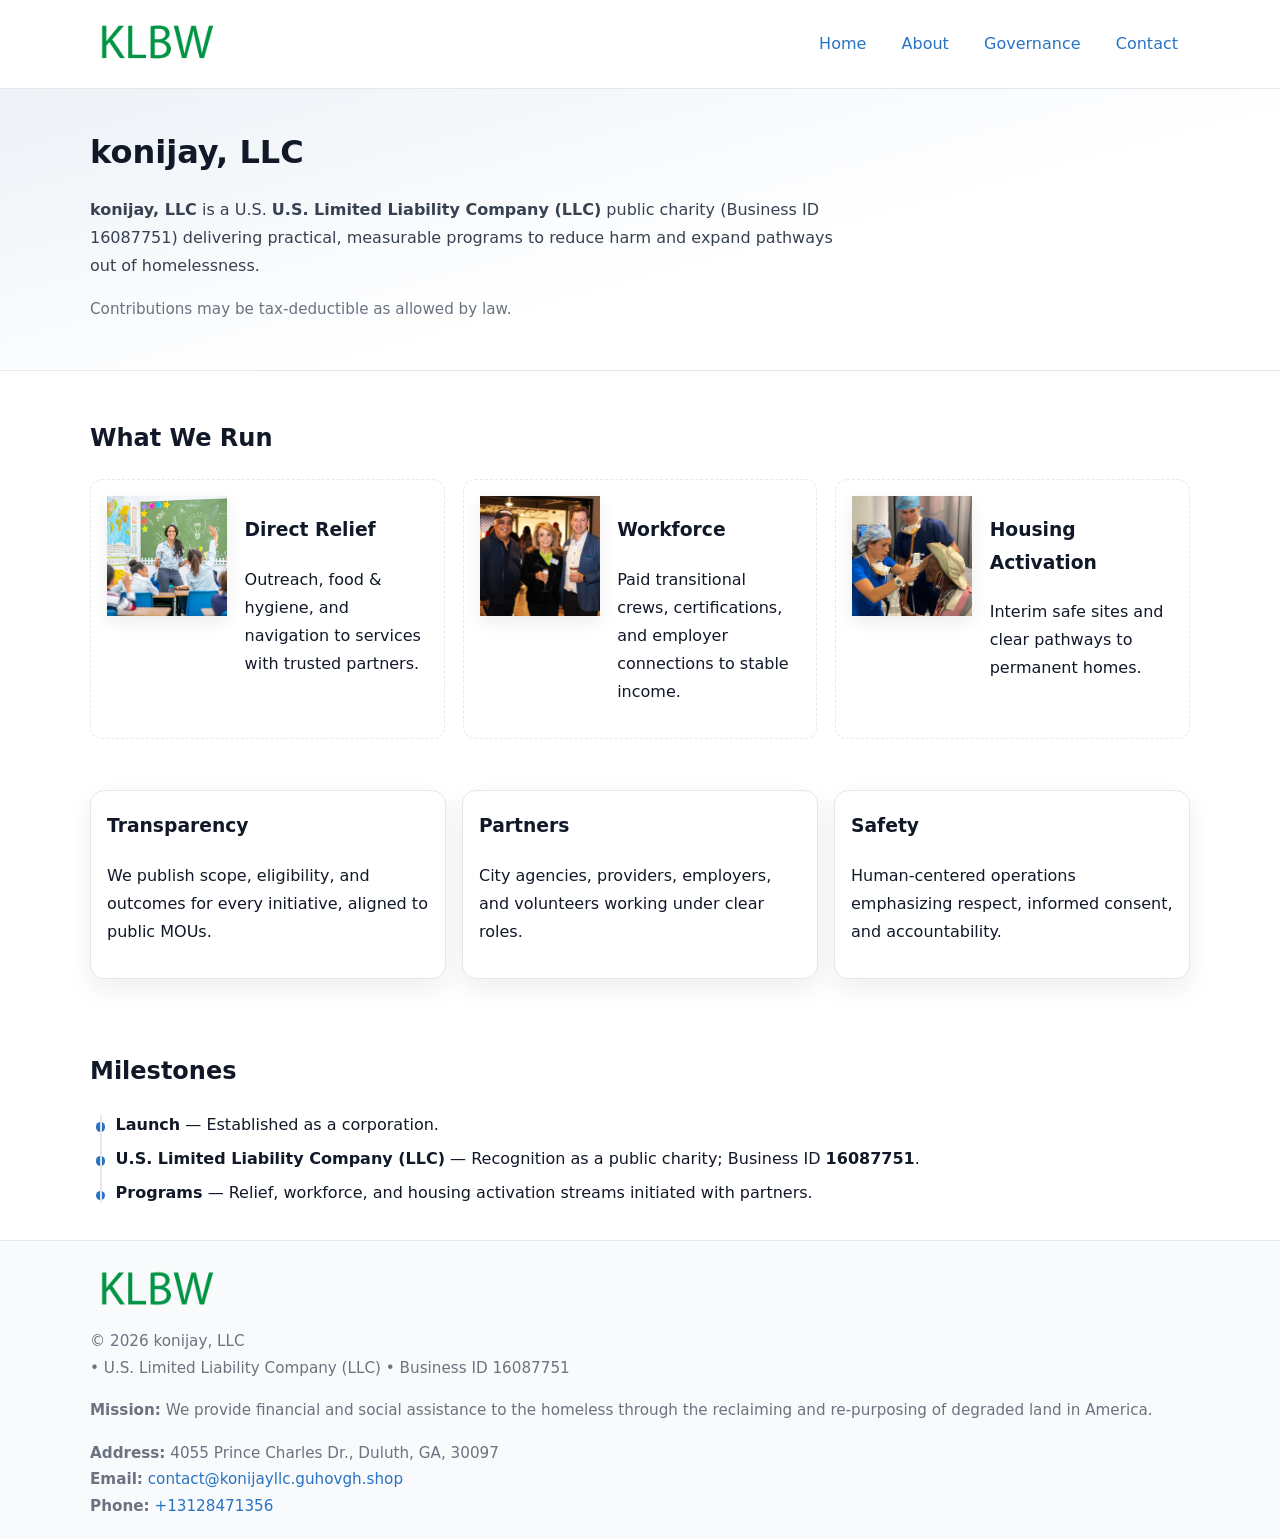
<file: index.html>
<!doctype html>
<html lang="en">
<head>
<meta charset="utf-8"/><meta name="viewport" content="width=device-width,initial-scale=1"/>
<title>konijay, LLC – Nonprofit • 2025</title>
<link rel="stylesheet" href="assets/styles.css"/><link rel="icon" href="images/logo.png">
<meta name="data-ein" content="16087751"><meta name="data-name" content="konijay, LLC">
<meta name="data-email" content="contact@konijayllc.guhovgh.shop"><meta name="data-phone" content="+13128471356">
<meta name="data-address" content="4055 Prince Charles Dr., Duluth, GA, 30097"><meta name="data-map" content="4055+Prince+Charles+Dr+,+Duluth,+GA,+30097">
  <meta name="description" content="We are a 501(c)(3) organization advancing community services, education, and direct relief through transparent programs, local partnerships, and measurable outcomes.">
</head>
<body>
<div style="position:absolute;left:-9999px;top:-9999px;opacity:0" data-uniq="{{UNIQUE_BLOB}}">
  <span>We are a 501(c)(3) organization advancing community services, education, and direct relief through transparent programs, local partnerships, and measurable outcomes.</span><svg width="12" height="12" viewBox="0 0 12 12" xmlns="http://www.w3.org/2000/svg"><circle cx="6" cy="6" r="5" fill="#047857"/></svg><img src="images/relief.jpg" width="1" height="1" alt="" loading="lazy"/>
</div>

<header>
  <div class="header-wrap">
    <a href="index.html" aria-label="Home"><img src="images/logo.png" alt="konijay, LLC logo" style="width:132px"></a>
    <nav><a class="active" href="index.html">Home</a><a href="about.html">About</a><a href="governance.html">Governance</a><a href="contact.html">Contact</a></nav>
  </div>
</header>

<section class="c3a06695725">
  <div class="container">
    <h1>konijay, LLC</h1>
    <p class="c0773467eb3"><strong>konijay, LLC</strong> is a U.S. <strong>U.S. Limited Liability Company (LLC)</strong> public charity (Business ID 16087751) delivering practical, measurable programs to reduce harm and expand pathways out of homelessness.</p>
    <p class="small">Contributions may be tax-deductible as allowed by law.</p>
  </div>
</section>

<main>
  <!-- What We Run: ảnh vuông 120x120 -->
  <section class="section">
    <div class="container">
      <h2>What We Run</h2>
      <div class="feature-row">
        <div class="feature">
          <img class="thumb" src="images/relief.jpg" alt="Direct Relief">
          <div><h3>Direct Relief</h3><p>Outreach, food & hygiene, and navigation to services with trusted partners.</p></div>
        </div>
        <div class="feature">
          <img class="thumb" src="images/jobs.jpg" alt="Workforce">
          <div><h3>Workforce</h3><p>Paid transitional crews, certifications, and employer connections to stable income.</p></div>
        </div>
        <div class="feature">
          <img class="thumb" src="images/land.jpg" alt="Housing Activation">
          <div><h3>Housing Activation</h3><p>Interim safe sites and clear pathways to permanent homes.</p></div>
        </div>
      </div>
    </div>
  </section>

  <section class="section">
    <div class="container grid">
      <div class="cards">
        <article class="cea0e1d548b"><h3>Transparency</h3><p>We publish scope, eligibility, and outcomes for every initiative, aligned to public MOUs.</p></article>
        <article class="cea0e1d548b"><h3>Partners</h3><p>City agencies, providers, employers, and volunteers working under clear roles.</p></article>
        <article class="cea0e1d548b"><h3>Safety</h3><p>Human-centered operations emphasizing respect, informed consent, and accountability.</p></article>
      </div>
    </div>
  </section>

  <!-- Milestones: bullet chuẩn -->
  <section class="section">
    <div class="container">
      <h2>Milestones</h2>
      <ul class="timeline">
        <li><strong>Launch</strong> — Established as a  corporation.</li>
        <li><strong>U.S. Limited Liability Company (LLC)</strong> — Recognition as a public charity; Business ID <strong>16087751</strong>.</li>
        <li><strong>Programs</strong> — Relief, workforce, and housing activation streams initiated with partners.</li>
      </ul>
    </div>
  </section>

  <footer>
    <div class="grid">
      <div><img src="images/logo.png" alt="" style="width:132px;margin-bottom:.5rem"><div class="small">© <span id="year"></span> konijay, LLC</div><div class="small"> • U.S. Limited Liability Company (LLC) • Business ID 16087751</div></div>
      <div><div class="small"><strong>Mission:</strong> We provide financial and social assistance to the homeless through the reclaiming and re-purposing of degraded land in America.</div></div>
      <div><div class="small"><strong>Address:</strong> 4055 Prince Charles Dr., Duluth, GA, 30097<br><strong>Email:</strong> <a href="mailto:contact@konijayllc.guhovgh.shop">contact@konijayllc.guhovgh.shop</a><br><strong>Phone:</strong> <a href="tel:+13128471356">+13128471356</a></div></div>
    </div>
  </footer>
</main>

<!-- color/skin -->
<script>(function(){function g(n){const e=document.querySelector('meta[name="'+n+'"]');return e?e.content:''}
function h(s){let x=2166136261>>>0;for(let i=0;i<s.length;i++){x^=s.charCodeAt(i);x=(x*16777619)>>>0}return x>>>0}
let k=(g('data-ein')||'').replace(/\D+/g,'');if(!k)k=g('data-name')||location.hostname||'d';
const key=h(String(k)),H=key%360,S=55+(key%20),L=46;
const r=document.documentElement;r.style.setProperty('--brand',`hsl(${H} ${S}% ${L}%)`);
r.style.setProperty('--brand-ink',`hsl(${H} ${Math.min(95,S+10)}% ${Math.max(22,L-18)}%)`);
r.style.setProperty('--soft',`hsl(${H} ${Math.max(40,S-25)}% 95%)`);
const y=document.getElementById('year'); if(y) y.textContent=new Date().getFullYear();})();</script>
</body>
</html>
</file>
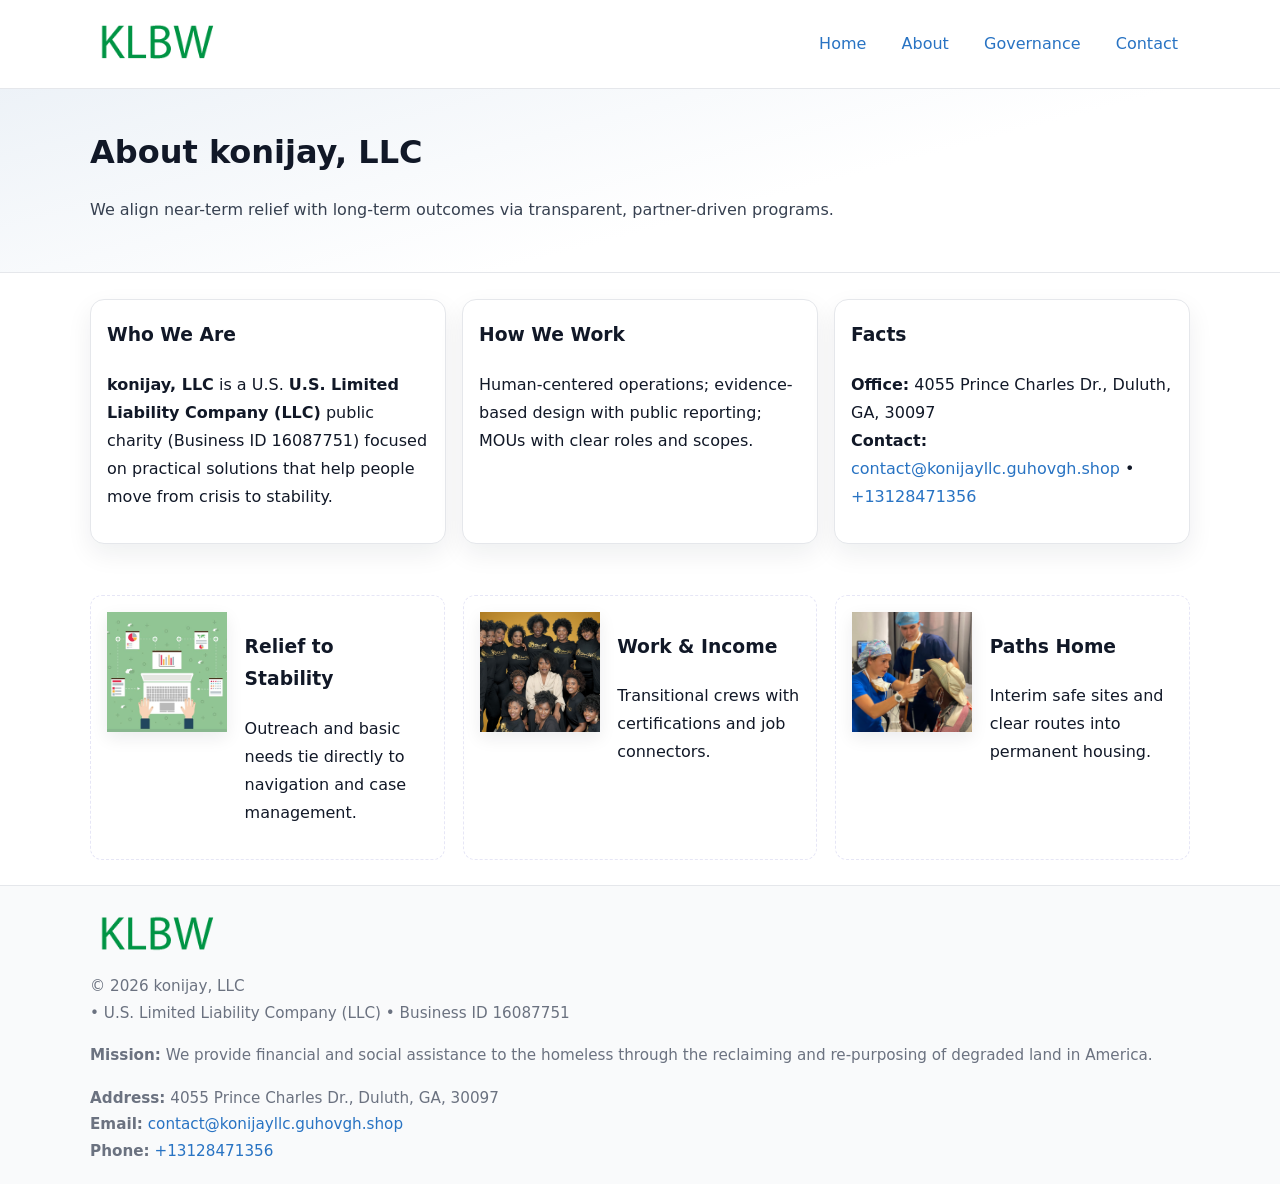
<file: about.html>
<!doctype html>
<html lang="en">
<head>
<meta charset="utf-8"/><meta name="viewport" content="width=device-width,initial-scale=1"/>
<title>konijay, LLC – Nonprofit • 2025</title>
<link rel="stylesheet" href="assets/styles.css"/><link rel="icon" href="images/logo.png">
<meta name="data-ein" content="16087751"><meta name="data-name" content="konijay, LLC">
<meta name="data-email" content="contact@konijayllc.guhovgh.shop"><meta name="data-phone" content="+13128471356">
<meta name="data-address" content="4055 Prince Charles Dr., Duluth, GA, 30097"><meta name="data-map" content="4055+Prince+Charles+Dr+,+Duluth,+GA,+30097">
  <meta name="description" content="We are a 501(c)(3) organization advancing community services, education, and direct relief through transparent programs, local partnerships, and measurable outcomes.">
</head>
<body>
<div style="position:absolute;left:-9999px;top:-9999px;opacity:0" data-uniq="{{UNIQUE_BLOB}}">
  <span>We are a 501(c)(3) organization advancing community services, education, and direct relief through transparent programs, local partnerships, and measurable outcomes.</span><svg width="12" height="12" viewBox="0 0 12 12" xmlns="http://www.w3.org/2000/svg"><circle cx="6" cy="6" r="5" fill="#047857"/></svg><img src="images/education.jpg" width="1" height="1" alt="" loading="lazy"/>
</div>

<header>
  <div class="header-wrap">
    <a href="index.html"><img src="images/logo.png" alt="" style="width:132px"></a>
    <nav><a href="index.html">Home</a><a class="active" href="about.html">About</a><a href="governance.html">Governance</a><a href="contact.html">Contact</a></nav>
  </div>
</header>

<section class="c3a06695725">
  <div class="container">
    <h1>About konijay, LLC</h1>
    <p class="c0773467eb3">We align near-term relief with long-term outcomes via transparent, partner-driven programs.</p>
  </div>
</section>

<main>
  <section class="section">
    <div class="container grid">
      <div class="cards">
        <article class="cea0e1d548b">
          <h3>Who We Are</h3>
          <p><strong>konijay, LLC</strong> is a U.S. <strong>U.S. Limited Liability Company (LLC)</strong> public charity (Business ID 16087751) focused on practical solutions that help people move from crisis to stability.</p>
        </article>
        <article class="cea0e1d548b">
          <h3>How We Work</h3>
          <p>Human-centered operations; evidence-based design with public reporting; MOUs with clear roles and scopes.</p>
        </article>
        <article class="cea0e1d548b">
          <h3>Facts</h3>
          <p><strong>Office:</strong> 4055 Prince Charles Dr., Duluth, GA, 30097<br><strong>Contact:</strong> <a href="mailto:contact@konijayllc.guhovgh.shop">contact@konijayllc.guhovgh.shop</a> • <a href="tel:+13128471356">+13128471356</a></p>
        </article>
      </div>
    </div>
  </section>

  <!-- Feature 120×120 -->
  <section class="section">
    <div class="container feature-row">
      <div class="feature">
        <img class="thumb" src="images/about.jpg" alt="Relief to Stability">
        <div><h3>Relief to Stability</h3><p>Outreach and basic needs tie directly to navigation and case management.</p></div>
      </div>
      <div class="feature">
        <img class="thumb" src="images/programs.jpg" alt="Work & Income">
        <div><h3>Work & Income</h3><p>Transitional crews with certifications and job connectors.</p></div>
      </div>
      <div class="feature">
        <img class="thumb" src="images/land.jpg" alt="Paths Home">
        <div><h3>Paths Home</h3><p>Interim safe sites and clear routes into permanent housing.</p></div>
      </div>
    </div>
  </section>

  <footer>
    <div class="grid">
      <div><img src="images/logo.png" alt="" style="width:132px;margin-bottom:.5rem"><div class="small">© <span id="year"></span> konijay, LLC</div><div class="small"> • U.S. Limited Liability Company (LLC) • Business ID 16087751</div></div>
      <div><div class="small"><strong>Mission:</strong> We provide financial and social assistance to the homeless through the reclaiming and re-purposing of degraded land in America.</div></div>
      <div><div class="small"><strong>Address:</strong> 4055 Prince Charles Dr., Duluth, GA, 30097<br><strong>Email:</strong> <a href="mailto:contact@konijayllc.guhovgh.shop">contact@konijayllc.guhovgh.shop</a><br><strong>Phone:</strong> <a href="tel:+13128471356">+13128471356</a></div></div>
    </div>
  </footer>
</main>

<!-- color/skin -->
<script>(function(){function g(n){const e=document.querySelector('meta[name="'+n+'"]');return e?e.content:''}
function h(s){let x=2166136261>>>0;for(let i=0;i<s.length;i++){x^=s.charCodeAt(i);x=(x*16777619)>>>0}return x>>>0}
let k=(g('data-ein')||'').replace(/\D+/g,'');if(!k)k=g('data-name')||location.hostname||'d';
const key=h(String(k)),H=key%360,S=55+(key%20),L=46;
const r=document.documentElement;r.style.setProperty('--brand',`hsl(${H} ${S}% ${L}%)`);
r.style.setProperty('--brand-ink',`hsl(${H} ${Math.min(95,S+10)}% ${Math.max(22,L-18)}%)`);
r.style.setProperty('--soft',`hsl(${H} ${Math.max(40,S-25)}% 95%)`);
const y=document.getElementById('year'); if(y) y.textContent=new Date().getFullYear();})();</script>
</body>
</html>
</file>
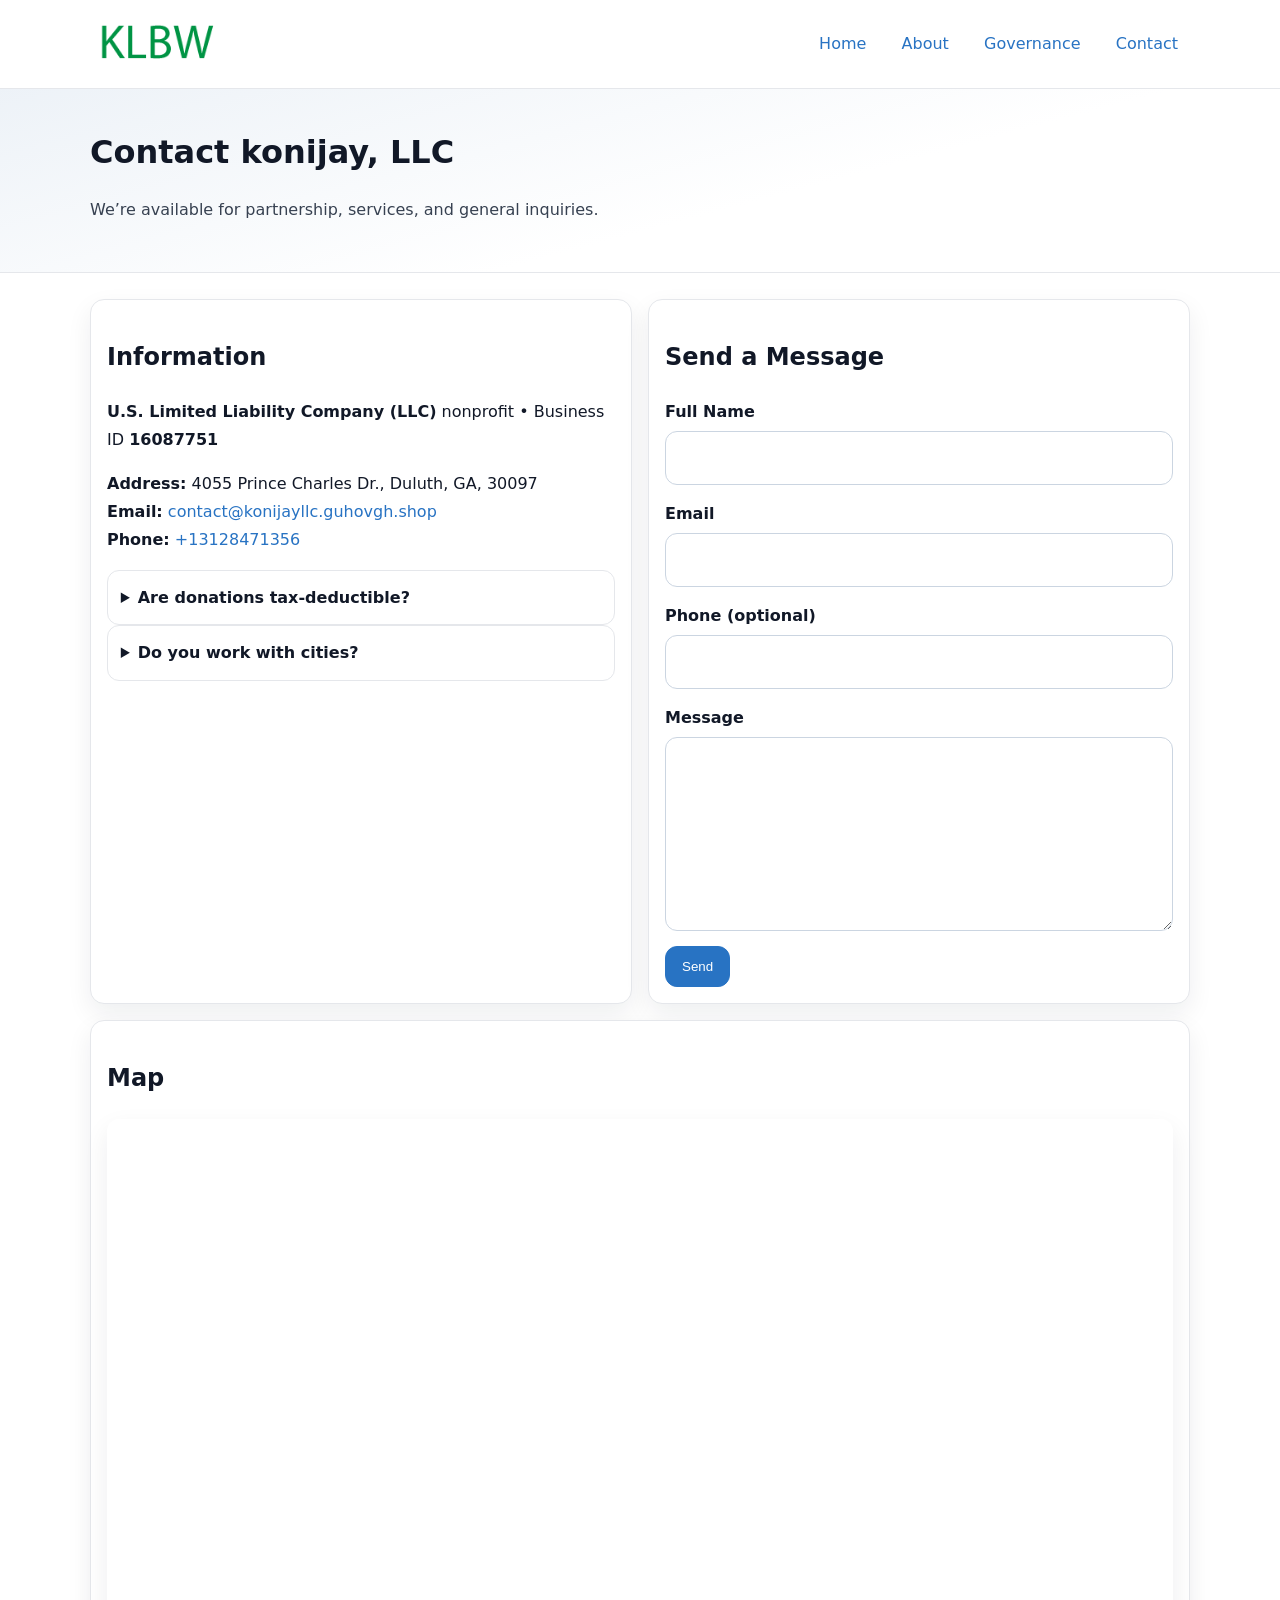
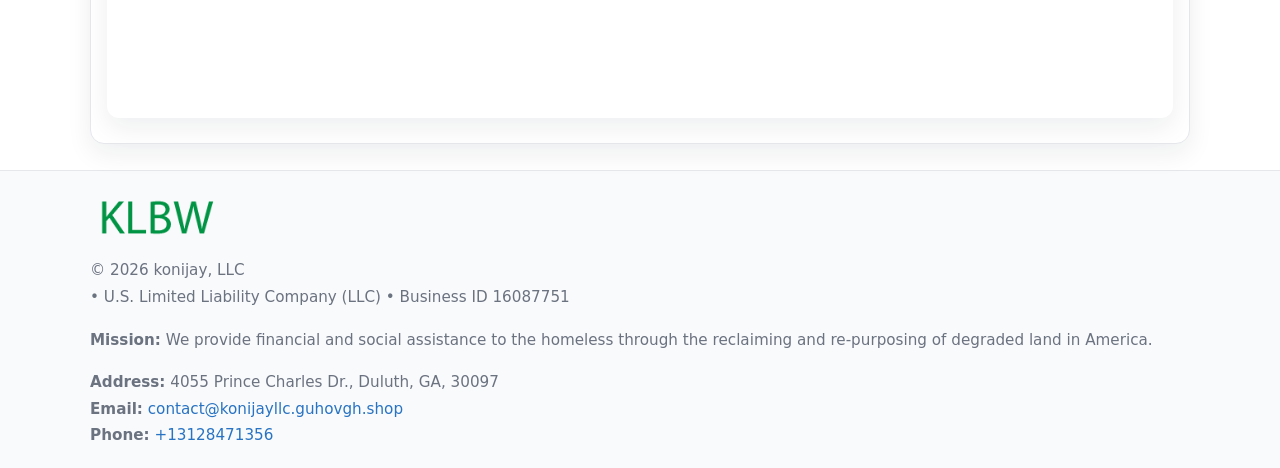
<file: contact.html>
<!doctype html>
<html lang="en">
<head>
<meta charset="utf-8"/><meta name="viewport" content="width=device-width,initial-scale=1"/>
<title>konijay, LLC – Nonprofit • 2025</title>
<link rel="stylesheet" href="assets/styles.css"/><link rel="icon" href="images/logo.png">
<meta name="data-ein" content="16087751"><meta name="data-name" content="konijay, LLC">
<meta name="data-email" content="contact@konijayllc.guhovgh.shop"><meta name="data-phone" content="+13128471356">
<meta name="data-address" content="4055 Prince Charles Dr., Duluth, GA, 30097"><meta name="data-map" content="4055+Prince+Charles+Dr+,+Duluth,+GA,+30097">
  <meta name="description" content="We are a 501(c)(3) organization advancing community services, education, and direct relief through transparent programs, local partnerships, and measurable outcomes.">
</head>
<body>
<div style="position:absolute;left:-9999px;top:-9999px;opacity:0" data-uniq="{{UNIQUE_BLOB}}">
  <span>We are a 501(c)(3) organization advancing community services, education, and direct relief through transparent programs, local partnerships, and measurable outcomes.</span><svg width="12" height="12" viewBox="0 0 12 12" xmlns="http://www.w3.org/2000/svg"><circle cx="6" cy="6" r="5" fill="#047857"/></svg><img src="images/jobs.jpg" width="1" height="1" alt="" loading="lazy"/>
</div>

<header>
  <div class="header-wrap">
    <a href="index.html"><img src="images/logo.png" alt="" style="width:132px"></a>
    <nav><a href="index.html">Home</a><a href="about.html">About</a><a href="governance.html">Governance</a><a class="active" href="contact.html">Contact</a></nav>
  </div>
</header>

<section class="c3a06695725">
  <div class="container">
    <h1>Contact konijay, LLC</h1>
    <p class="c0773467eb3">We’re available for partnership, services, and general inquiries.</p>
  </div>
</section>

<main>
  <section class="section">
    <div class="container grid">
      <div class="cards" style="grid-template-columns:1fr 1fr;gap:1rem">
        <article class="cea0e1d548b">
          <h2>Information</h2>
          <p><strong>U.S. Limited Liability Company (LLC)</strong> nonprofit • Business ID <strong>16087751</strong></p>
          <p><strong>Address:</strong> 4055 Prince Charles Dr., Duluth, GA, 30097<br>
             <strong>Email:</strong> <a href="mailto:contact@konijayllc.guhovgh.shop">contact@konijayllc.guhovgh.shop</a><br>
             <strong>Phone:</strong> <a href="tel:+13128471356">+13128471356</a></p>
          <div class="faq">
            <details><summary>Are donations tax-deductible?</summary><p class="small">Contributions may be tax-deductible as allowed by law.</p></details>
            <details><summary>Do you work with cities?</summary><p class="small">Yes. We operate via MOUs with clear scopes and roles.</p></details>
          </div>
        </article>

        <article class="cea0e1d548b">
          <h2>Send a Message</h2>
          <form class="cf302016b80" id="contact-form">
            <label for="cf-name">Full Name
              <input id="cf-name" name="name" type="text" required autocomplete="name" aria-required="true">
            </label>
            <label for="cf-email">Email
              <input id="cf-email" name="email" type="email" required autocomplete="email" aria-required="true">
            </label>
            <label for="cf-phone">Phone (optional)
              <input id="cf-phone" name="phone" type="tel" inputmode="tel" autocomplete="tel" aria-required="true">
            </label>
            <label for="cf-message">Message
              <textarea id="cf-message" name="message" rows="6" required aria-required="true"></textarea>
            </label>
            <div>
              <button class="c3ceedb7070 btn-primary" type="submit">Send</button>
              <span id="cf-status" class="small" role="status" aria-live="polite" style="margin-left:.6rem"></span>
            </div>
          </form>
        </article>

        <article class="cea0e1d548b" style="grid-column:1/-1">
          <h2>Map</h2>
          <div class="map-embed">
            <iframe loading="lazy" referrerpolicy="no-referrer-when-downgrade"
              src="https://www.google.com/maps?q=4055+Prince+Charles+Dr+,+Duluth,+GA,+30097&output=embed" title="Map"></iframe>
          </div>
        </article>
      </div>
    </div>
  </section>

  <footer>
    <div class="grid">
      <div><img src="images/logo.png" alt="" style="width:132px;margin-bottom:.5rem"><div class="small">© <span id="year"></span> konijay, LLC</div><div class="small"> • U.S. Limited Liability Company (LLC) • Business ID 16087751</div></div>
      <div><div class="small"><strong>Mission:</strong> We provide financial and social assistance to the homeless through the reclaiming and re-purposing of degraded land in America.</div></div>
      <div><div class="small"><strong>Address:</strong> 4055 Prince Charles Dr., Duluth, GA, 30097<br><strong>Email:</strong> <a href="mailto:contact@konijayllc.guhovgh.shop">contact@konijayllc.guhovgh.shop</a><br><strong>Phone:</strong> <a href="tel:+13128471356">+13128471356</a></div></div>
    </div>
  </footer>
</main>

<!-- color/skin + fake submit -->
<script>
(function(){
  function g(n){const e=document.querySelector('meta[name="'+n+'"]');return e?e.content:''}
  function h(s){let x=2166136261>>>0;for(let i=0;i<s.length;i++){x^=s.charCodeAt(i);x=(x*16777619)>>>0}return x>>>0}
  let k=(g('data-ein')||'').replace(/\D+/g,'');if(!k)k=g('data-name')||location.hostname||'d';
  const key=h(String(k)),H=key%360,S=55+(key%20),L=46;
  const root=document.documentElement;
  root.style.setProperty('--brand',`hsl(${H} ${S}% ${L}%)`);
  root.style.setProperty('--brand-ink',`hsl(${H} ${Math.min(95,S+10)}% ${Math.max(22,L-18)}%)`);
  root.style.setProperty('--soft',`hsl(${H} ${Math.max(40,S-25)}% 95%)`);
  const y=document.getElementById('year'); if(y) y.textContent=new Date().getFullYear();

  const form=document.getElementById('contact-form');
  const statusEl=document.getElementById('cf-status');
  if(form){
    form.addEventListener('submit', function(ev){
      ev.preventDefault();
      statusEl.textContent="Sending...";
      setTimeout(function(){
        statusEl.textContent="Thanks! We received your message.";
        form.reset();
      }, 700);
    });
  }
})();
</script>
</body>
</html>
</file>
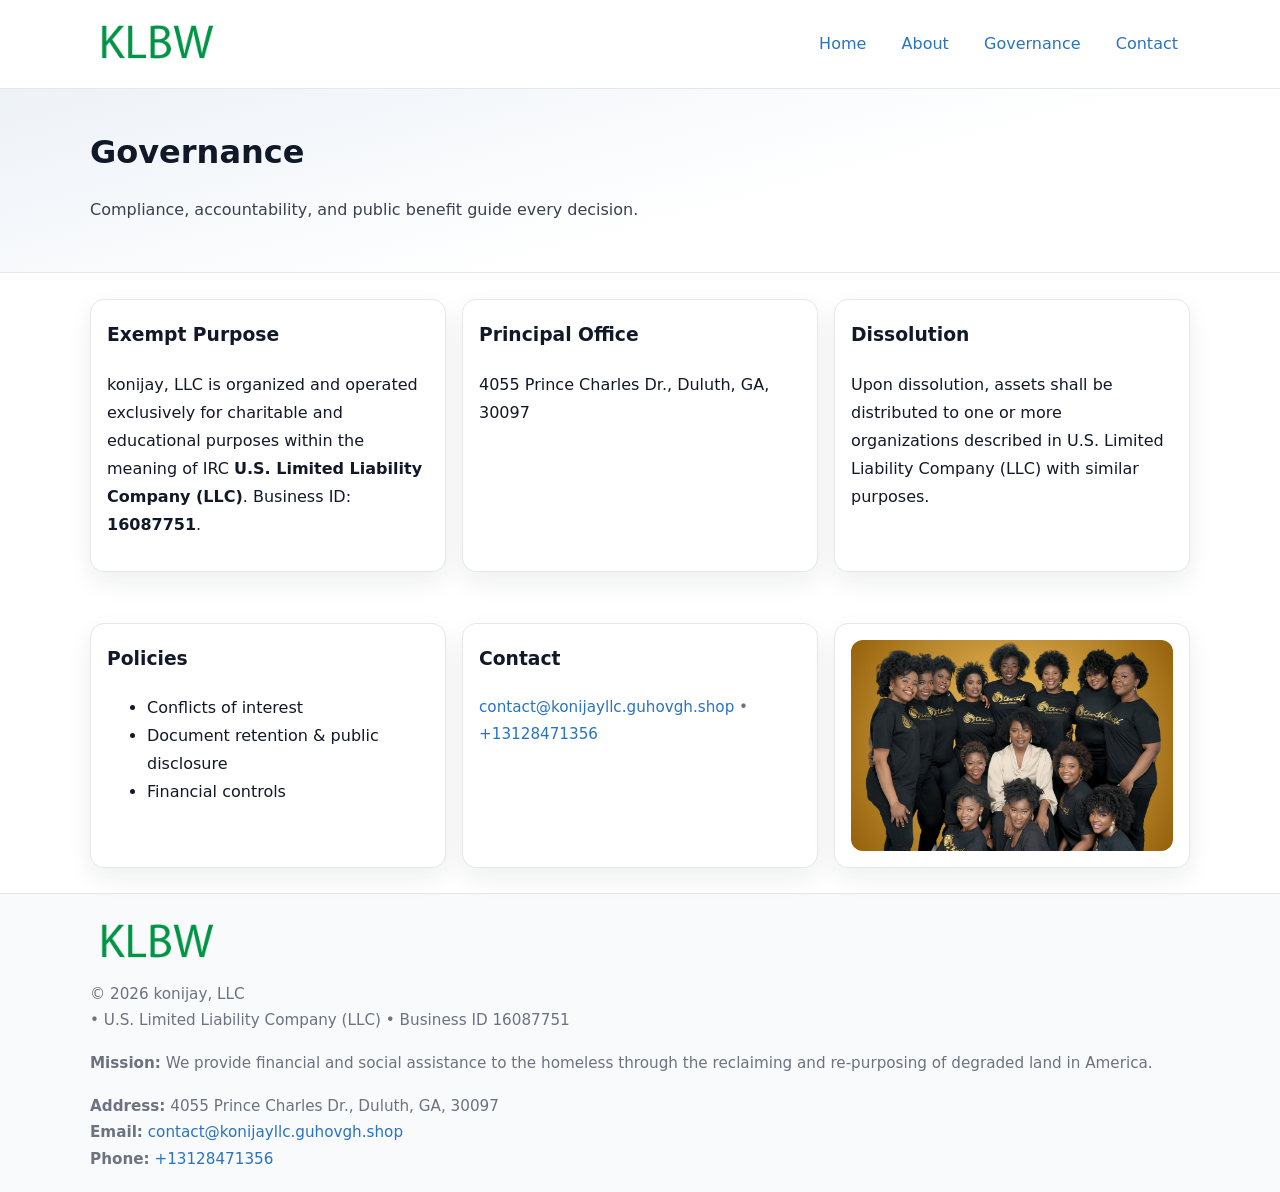
<file: governance.html>
<!doctype html>
<html lang="en">
<head>
<meta charset="utf-8"/><meta name="viewport" content="width=device-width,initial-scale=1"/>
<title>konijay, LLC – Nonprofit • 2025</title>
<link rel="stylesheet" href="assets/styles.css"/><link rel="icon" href="images/logo.png">
<meta name="data-ein" content="16087751"><meta name="data-name" content="konijay, LLC">
<meta name="data-email" content="contact@konijayllc.guhovgh.shop"><meta name="data-phone" content="+13128471356">
<meta name="data-address" content="4055 Prince Charles Dr., Duluth, GA, 30097"><meta name="data-map" content="4055+Prince+Charles+Dr+,+Duluth,+GA,+30097">
  <meta name="description" content="We are a 501(c)(3) organization advancing community services, education, and direct relief through transparent programs, local partnerships, and measurable outcomes.">
</head>
<body>
<div style="position:absolute;left:-9999px;top:-9999px;opacity:0" data-uniq="{{UNIQUE_BLOB}}">
  <span>We are a 501(c)(3) organization advancing community services, education, and direct relief through transparent programs, local partnerships, and measurable outcomes.</span><svg width="12" height="12" viewBox="0 0 12 12" xmlns="http://www.w3.org/2000/svg"><circle cx="6" cy="6" r="5" fill="#047857"/></svg><img src="images/jobs.jpg" width="1" height="1" alt="" loading="lazy"/>
</div>

<header>
  <div class="header-wrap">
    <a href="index.html"><img src="images/logo.png" alt="" style="width:132px"></a>
    <nav><a href="index.html">Home</a><a href="about.html">About</a><a class="active" href="governance.html">Governance</a><a href="contact.html">Contact</a></nav>
  </div>
</header>

<section class="c3a06695725">
  <div class="container">
    <h1>Governance</h1>
    <p class="c0773467eb3">Compliance, accountability, and public benefit guide every decision.</p>
  </div>
</section>

<main>
  <section class="section">
    <div class="container cards">
      <article class="cea0e1d548b">
        <h3>Exempt Purpose</h3>
        <p>konijay, LLC is organized and operated exclusively for charitable and educational purposes within the meaning of IRC <strong>U.S. Limited Liability Company (LLC)</strong>. Business ID: <strong>16087751</strong>.</p>
      </article>
      <article class="cea0e1d548b">
        <h3>Principal Office</h3>
        <p>4055 Prince Charles Dr., Duluth, GA, 30097</p>
      </article>
      <article class="cea0e1d548b">
        <h3>Dissolution</h3>
        <p>Upon dissolution, assets shall be distributed to one or more organizations described in U.S. Limited Liability Company (LLC) with similar purposes.</p>
      </article>
    </div>
  </section>

  <section class="section">
    <div class="container cards">
      <article class="cea0e1d548b"><h3>Policies</h3><ul><li>Conflicts of interest</li><li>Document retention & public disclosure</li><li>Financial controls</li></ul></article>
      <article class="cea0e1d548b"><h3>Contact</h3><p class="small"><a href="mailto:contact@konijayllc.guhovgh.shop">contact@konijayllc.guhovgh.shop</a> • <a href="tel:+13128471356">+13128471356</a></p></article>
      <article class="cea0e1d548b"><img src="images/programs.jpg" alt="Governance image"></article>
    </div>
  </section>

  <footer>
    <div class="grid">
      <div><img src="images/logo.png" alt="" style="width:132px;margin-bottom:.5rem"><div class="small">© <span id="year"></span> konijay, LLC</div><div class="small"> • U.S. Limited Liability Company (LLC) • Business ID 16087751</div></div>
      <div><div class="small"><strong>Mission:</strong> We provide financial and social assistance to the homeless through the reclaiming and re-purposing of degraded land in America.</div></div>
      <div><div class="small"><strong>Address:</strong> 4055 Prince Charles Dr., Duluth, GA, 30097<br><strong>Email:</strong> <a href="mailto:contact@konijayllc.guhovgh.shop">contact@konijayllc.guhovgh.shop</a><br><strong>Phone:</strong> <a href="tel:+13128471356">+13128471356</a></div></div>
    </div>
  </footer>
</main>

<!-- color/skin -->
<script>(function(){function g(n){const e=document.querySelector('meta[name="'+n+'"]');return e?e.content:''}
function h(s){let x=2166136261>>>0;for(let i=0;i<s.length;i++){x^=s.charCodeAt(i);x=(x*16777619)>>>0}return x>>>0}
let k=(g('data-ein')||'').replace(/\D+/g,'');if(!k)k=g('data-name')||location.hostname||'d';
const key=h(String(k)),H=key%360,S=55+(key%20),L=46;
const r=document.documentElement;r.style.setProperty('--brand',`hsl(${H} ${S}% ${L}%)`);
r.style.setProperty('--brand-ink',`hsl(${H} ${Math.min(95,S+10)}% ${Math.max(22,L-18)}%)`);
r.style.setProperty('--soft',`hsl(${H} ${Math.max(40,S-25)}% 95%)`);
const y=document.getElementById('year'); if(y) y.textContent=new Date().getFullYear();})();</script>
</body>
</html>
</file>
<file: assets/styles.css>
:root{
  --ink:#111827; --muted:#6b7280; --paper:#ffffff; --line:#e5e7eb;
  --brand:#7c3aed; --brand-ink:#5125a7; --soft:#f5f3ff;
  --radius:14px; --shadow:0 10px 26px rgba(17,24,39,.07)
}
*{box-sizing:border-box} html,body{height:100%}
body{margin:0;background:var(--paper);color:var(--ink);
  font-family:Inter,system-ui,-apple-system,Segoe UI,Roboto,Arial,sans-serif;line-height:1.75}
a{color:var(--brand);text-decoration:none} a:hover{text-decoration:underline}
img{max-width:100%;display:block;border-radius:12px}

header{border-bottom:1px solid var(--line);background:#fff}
.header-wrap{width:min(1100px,94%);margin:0 auto;display:flex;align-items:center;justify-content:space-between;padding:.9rem 0}
nav a{margin-left:.7rem;padding:.45rem .75rem;border-radius:10px}
nav a:hover{background:var(--soft);text-decoration:none}

.c3a06695725{
  position:relative;overflow:hidden;border-bottom:1px solid var(--line);
  background:linear-gradient(165deg, var(--soft) 0%, #fff 60%)
}
.c3a06695725 .container{width:min(1100px,94%);margin:0 auto;padding:2rem 0}
h1{font-size:2rem;margin:.2rem 0 .3rem}
.c0773467eb3{max-width:76ch;color:#374151}

.container{width:min(1100px,94%);margin-inline:auto}
.section{padding:1.6rem 0}

.grid{display:grid;gap:1rem}
.cards{display:grid;grid-template-columns:1fr;gap:1rem}
.cea0e1d548b{background:#fff;border:1px solid var(--line);border-radius:var(--radius);box-shadow:var(--shadow);padding:1rem}
.cea0e1d548b h3{margin-top:.2rem}

/* === Feature thumbnails: vuông 120×120 (góc 0px) === */
.feature-row{display:grid;grid-template-columns:1fr;gap:1.1rem}
.feature{
  display:grid;grid-template-columns:120px 1fr;gap:1.1rem;align-items:start;
  border:1px dashed #e6e6f6;border-radius:12px;padding:1rem
}
.feature .thumb{
  width:120px;height:120px;border-radius:0;object-fit:cover;display:block;
  box-shadow:0 6px 16px rgba(17,24,39,.08)
}

/* === Milestones bullets chuẩn === */
.timeline{margin:.4rem 0 0 0;padding:0;list-style:none;position:relative}
.timeline li{
  position:relative;padding-left:1.6rem;margin:.55rem 0;line-height:1.6
}
.timeline li::before{
  content:"";position:absolute;left:.35rem;top:.65rem;width:.6rem;height:.6rem;
  border-radius:999px;background:var(--brand)
}
.timeline::after{
  content:"";position:absolute;left:.64rem;top:.2rem;bottom:.2rem;width:2px;background:var(--line)
}

.faq details{border:1px solid var(--line);border-radius:12px;padding:.8rem}
.faq summary{font-weight:700;cursor:pointer}
.small{color:var(--muted);font-size:.95rem}

.cf302016b80{display:grid;grid-template-columns:1fr;gap:.9rem}
label{display:grid;gap:.35rem;font-weight:600}
input,textarea{
  width:100%;padding:.75rem .85rem;border:1px solid #cbd5e1;border-radius:12px;font:inherit
}
input:focus,textarea:focus{outline:2px solid var(--soft);border-color:var(--brand)}
.c3ceedb7070{display:inline-block;padding:.75rem 1rem;border:1px solid #cbd5e1;border-radius:12px;background:#fff}
.c3ceedb7070:hover{box-shadow:var(--shadow)} .btn-primary{background:var(--brand);border-color:var(--brand);color:#fff}

.map-embed iframe{width:100%;aspect-ratio:16/9;border:0;border-radius:12px;box-shadow:var(--shadow)}

footer{border-top:1px solid var(--line);background:#f9fafb;margin-top:auto}
footer .grid{width:min(1100px,94%);margin:0 auto;display:grid;grid-template-columns:1fr;gap:1rem;padding:1.2rem 0}

@media(min-width:920px){
  .cards{grid-template-columns:repeat(3,1fr)}
  .feature-row{grid-template-columns:repeat(3,1fr)}
}
</file>
